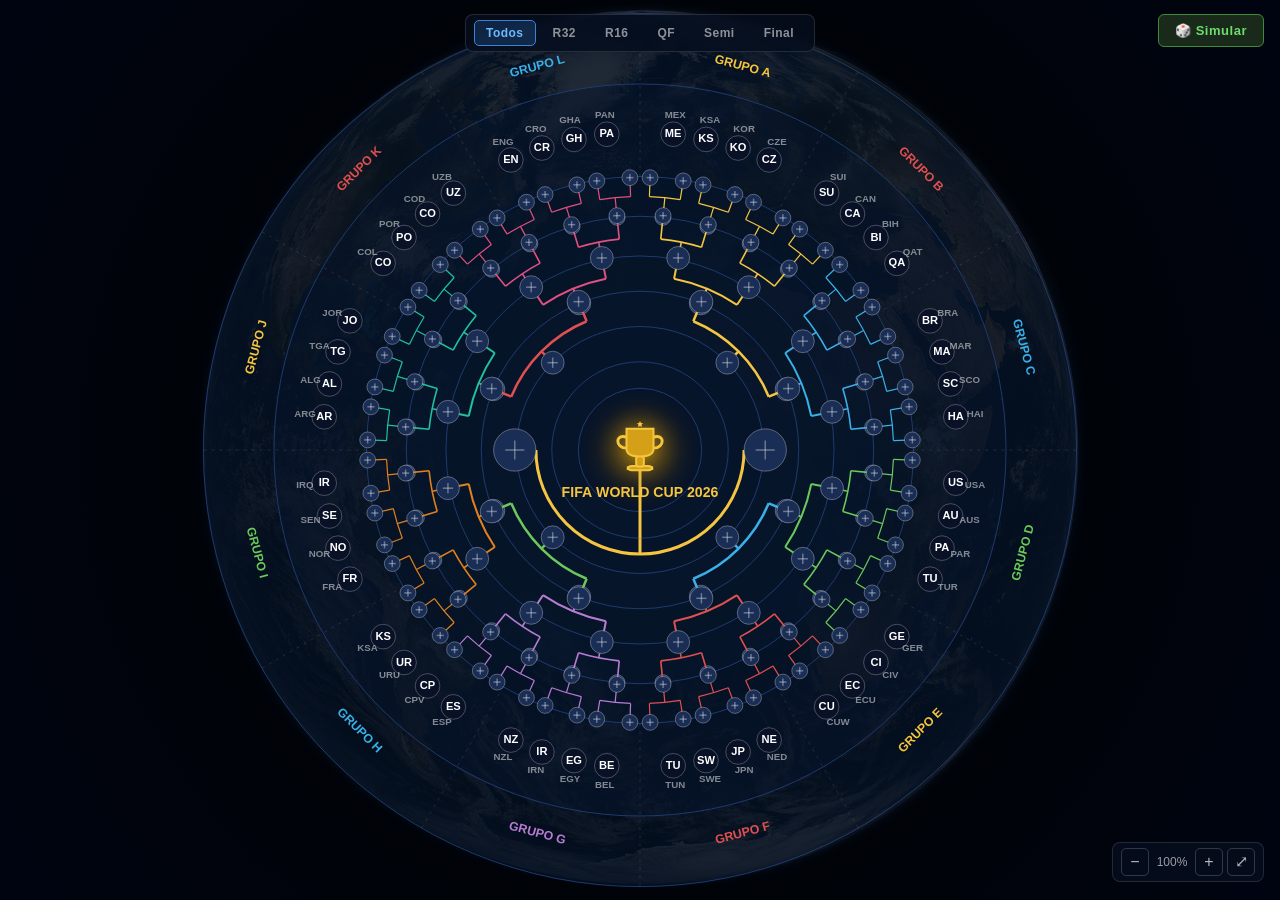
<file: index.html>
<!DOCTYPE html>
<html lang="pt-br">
<head>
<meta charset="UTF-8">
<meta name="viewport" content="width=device-width, initial-scale=1.0">
<title>Copa do Mundo 2026</title>
<link rel="stylesheet" href="style.css">
</head>
<body>

<!-- Globo girando — fica fixo atrás de tudo -->
<div id="globeWrap">
  <div id="globe">
    <img src="world2.png" alt="Globe">
  </div>
</div>

<div class="page-wrapper">
  <canvas id="bracketCanvas"></canvas>
</div>

<script src="script.js"></script>
</body>
</html>
</file>
<file: style.css>
* {
  margin: 0;
  padding: 0;
  box-sizing: border-box;
}

html, body {
  width: 100%;
  height: 100%;
}

body {
  background: #000;
  display: flex;
  align-items: center;
  justify-content: center;
  min-height: 100vh;
  font-family: 'Arial', sans-serif;
  overflow: hidden;
  position: relative;
}

/* ── Globo girando ── */
#globeWrap {
  position: fixed;
  inset: 0;
  display: flex;
  align-items: center;
  justify-content: center;
  z-index: 0;
  pointer-events: none;
  perspective: 900px;
}

#globe {
  width: 100vmin;
  height: 100vmin;
  border-radius: 50%;
  overflow: hidden;
  animation: spinGlobe 60s linear infinite;
  will-change: transform;
  filter: brightness(0.5) saturate(0.85);
}

@keyframes spinGlobe {
  from { transform: rotate(0deg);   }
  to   { transform: rotate(360deg); }
}

#globe img {
  width: 100%;
  height: 100%;
  object-fit: cover;
  display: block;
  border-radius: 50%;
}

/* Overlay escuro por cima do globo para suavizar */
#globeWrap::after {
  content: '';
  position: fixed;
  inset: 0;
  background: radial-gradient(
    circle at center,
    rgba(0,0,0,0.10) 0%,
    rgba(0,5,15,0.55) 60%,
    rgba(0,5,20,0.85) 100%
  );
  pointer-events: none;
  z-index: 1;
}

.page-wrapper {
  position: relative;
  z-index: 2;
  display: flex;
  align-items: center;
  justify-content: center;
  width: 100vw;
  height: 100vh;
}

#bracketCanvas {
  position: absolute;
  top: 50%;
  left: 50%;
  display: block;
  cursor: default;
  z-index: 3;
  will-change: transform;
  touch-action: none;
}

/* ── Toolbar de fases ── */
#phaseToolbar {
  position: fixed;
  top: 14px;
  left: 50%;
  transform: translateX(-50%);
  z-index: 100;
  display: flex;
  gap: 5px;
  background: rgba(5,14,30,0.82);
  border: 1px solid rgba(255,255,255,0.12);
  border-radius: 8px;
  padding: 5px 8px;
  backdrop-filter: blur(4px);
}

.phaseBtn {
  padding: 5px 11px;
  background: transparent;
  color: rgba(255,255,255,0.55);
  border: 1px solid transparent;
  border-radius: 5px;
  font-family: 'Arial', sans-serif;
  font-size: 12px;
  font-weight: bold;
  cursor: pointer;
  letter-spacing: 0.04em;
  transition: background 0.12s, color 0.12s, border-color 0.12s;
}
.phaseBtn:hover {
  color: #fff;
  border-color: rgba(255,255,255,0.25);
}
.phaseBtn.phaseActive {
  background: rgba(61,130,220,0.22);
  color: #6abaff;
  border-color: #3b82d4;
}

/* ── Barra de zoom ── */
#zoomBar {
  position: fixed;
  bottom: 18px;
  right: 16px;
  z-index: 100;
  display: flex;
  align-items: center;
  gap: 4px;
  background: rgba(5,14,30,0.82);
  border: 1px solid rgba(255,255,255,0.12);
  border-radius: 8px;
  padding: 5px 8px;
  backdrop-filter: blur(4px);
}

#zoomBar button {
  width: 28px;
  height: 28px;
  background: transparent;
  color: rgba(255,255,255,0.7);
  border: 1px solid rgba(255,255,255,0.18);
  border-radius: 5px;
  font-size: 16px;
  line-height: 1;
  cursor: pointer;
  display: flex;
  align-items: center;
  justify-content: center;
  transition: background 0.12s, color 0.12s;
}
#zoomBar button:hover {
  background: rgba(255,255,255,0.1);
  color: #fff;
}
#zoomLabel {
  min-width: 38px;
  text-align: center;
  font-family: 'Arial', sans-serif;
  font-size: 12px;
  color: rgba(255,255,255,0.6);
  user-select: none;
}

/* ── Botão Simular ── */
#btnSimulate {
  position: fixed;
  top: 14px;
  right: 16px;
  z-index: 100;
  padding: 8px 16px;
  background: #1a2a1a;
  color: #6ddc6d;
  border: 1.5px solid #3a8c3a;
  border-radius: 6px;
  font-family: 'Arial', sans-serif;
  font-size: 13px;
  font-weight: bold;
  cursor: pointer;
  letter-spacing: 0.04em;
  transition: background 0.15s, border-color 0.15s, color 0.15s;
}
#btnSimulate:hover {
  background: #223d22;
  border-color: #5dcc5d;
  color: #a0ffaa;
}
#btnSimulate:active {
  background: #0f1f0f;
}
</file>
